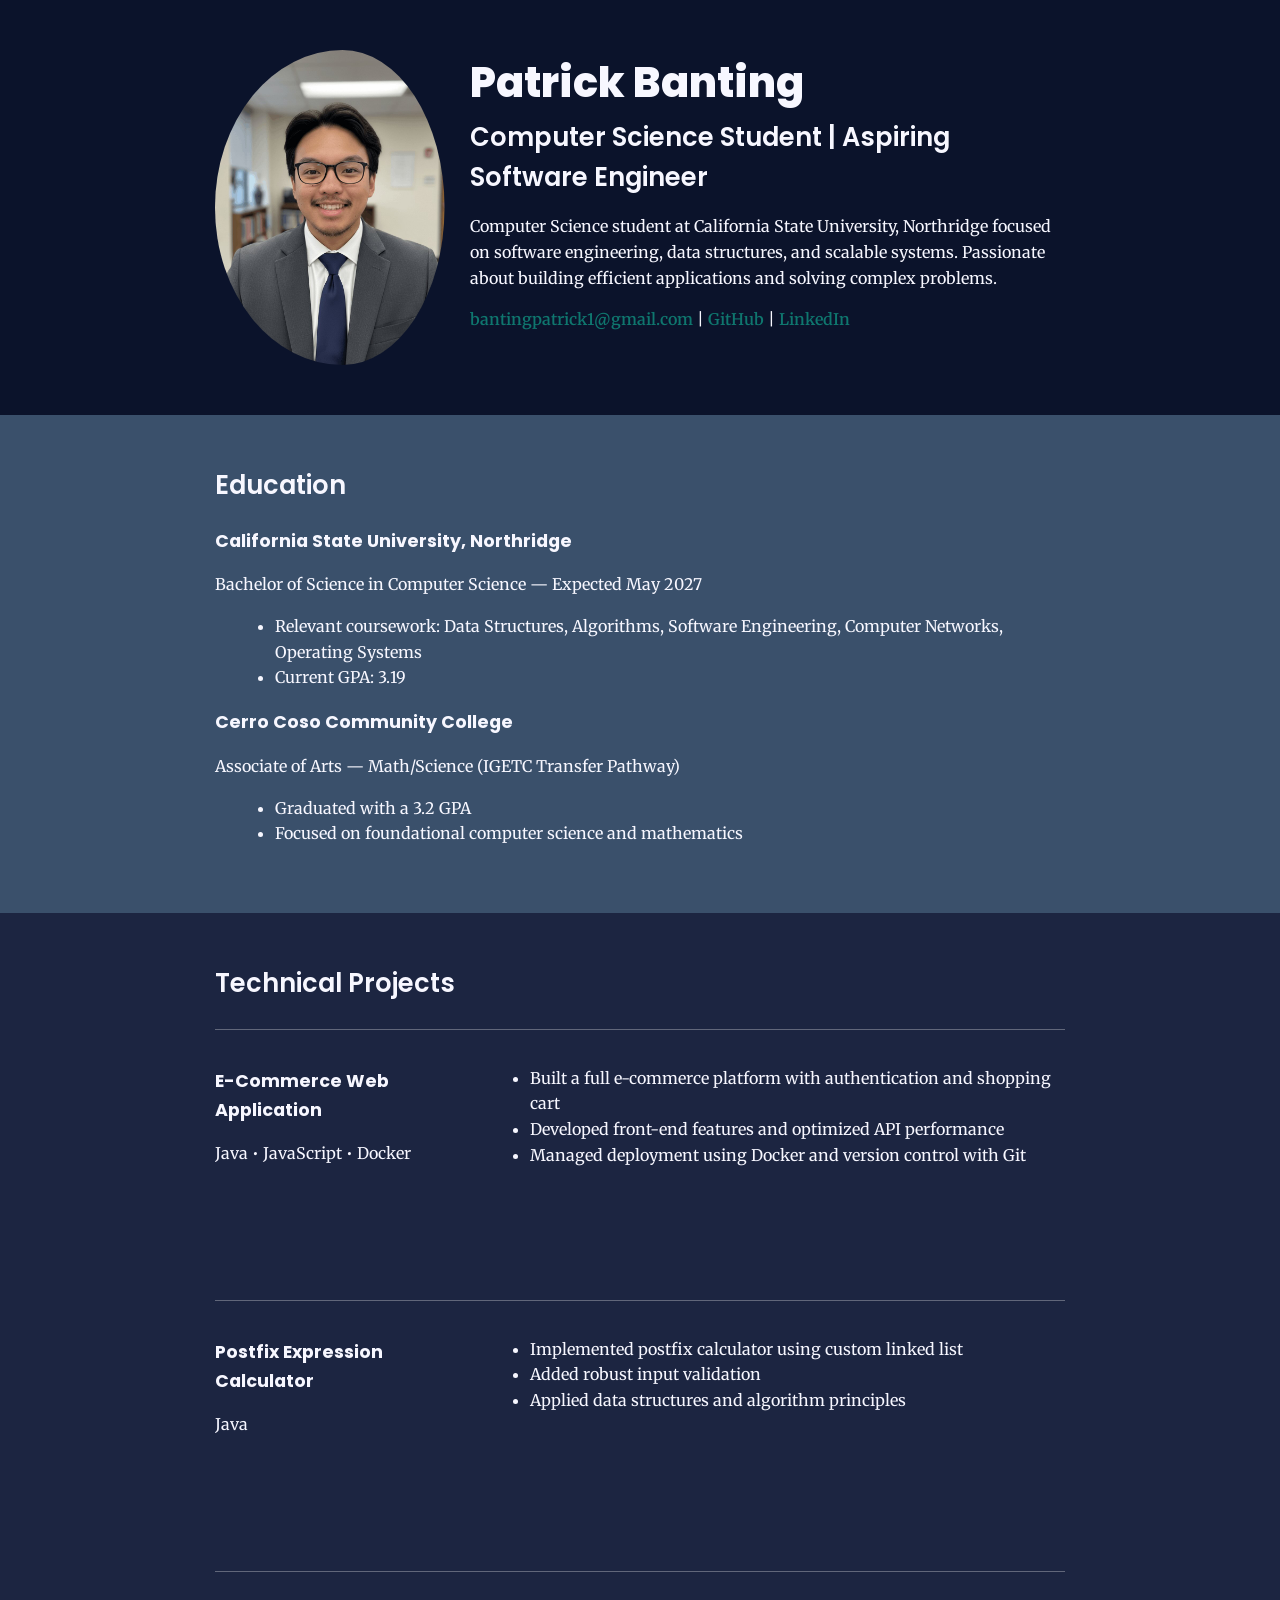
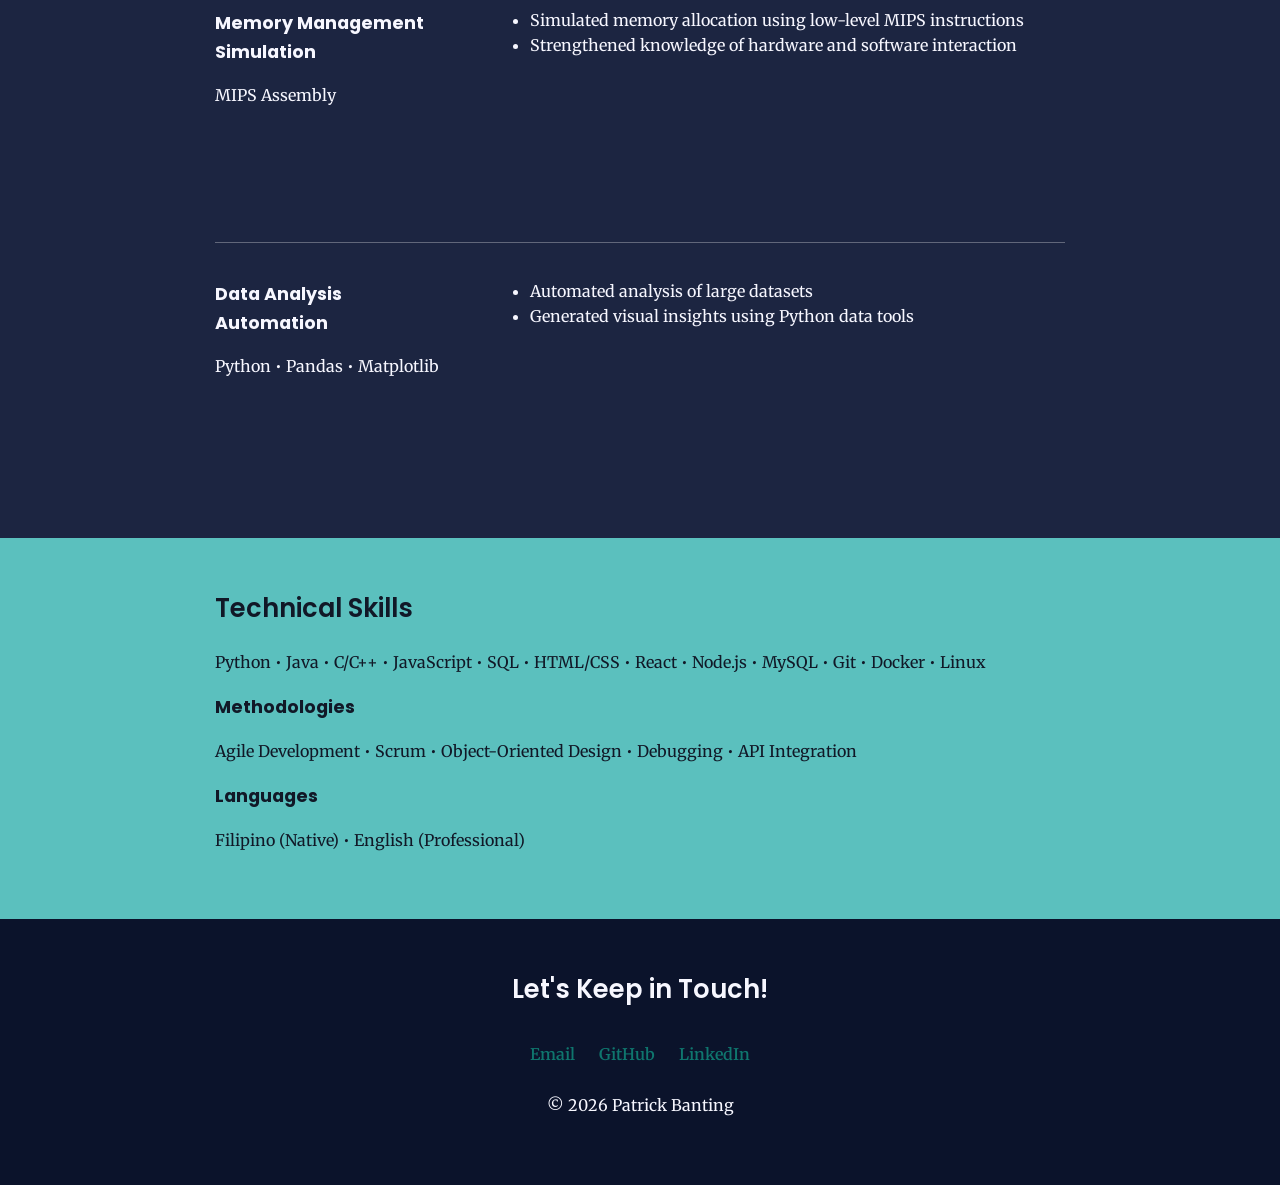
<file: index.html>
<!DOCTYPE html>
<html lang="en">
<head>
<meta charset="UTF-8">
<meta name="viewport" content="width=device-width, initial-scale=1.0">
<title>Patrick Banting | Resume</title>

<link rel="preconnect" href="https://fonts.googleapis.com">
<link rel="preconnect" href="https://fonts.gstatic.com" crossorigin>

<link href="https://fonts.googleapis.com/css2?family=Poppins:wght@400;600;800&family=Merriweather:wght@300;400;700&display=swap" rel="stylesheet">

<link rel="stylesheet" href="css/styles.css">
</head>

<body>

<header>

<div class="content-wrap">

<img class="profile-img column-narrow" src="./images/patrick.jpg" alt="Patrick Banting">

<div class="column-wide">

<h1>Patrick Banting</h1>

<h2>Computer Science Student | Aspiring Software Engineer</h2>

<p>
Computer Science student at California State University, Northridge focused on
software engineering, data structures, and scalable systems.
Passionate about building efficient applications and solving complex problems.
</p>

<p>
<a href="mailto:bantingpatrick1@gmail.com">bantingpatrick1@gmail.com</a> |
<a href="https://github.com/patrickbaboop">GitHub</a> |
<a href="https://www.linkedin.com/in/patrick-j-banting-b40a631b5/">LinkedIn</a>
</p>

</div>

</div>

</header>


<main>


<section class="education">

<div class="content-wrap">

<h2>Education</h2>

<h3>California State University, Northridge</h3>
<p>Bachelor of Science in Computer Science — Expected May 2027</p>

<ul>
<li>Relevant coursework: Data Structures, Algorithms, Software Engineering, Computer Networks, Operating Systems</li>
<li>Current GPA: 3.19</li>
</ul>

<h3>Cerro Coso Community College</h3>
<p>Associate of Arts — Math/Science (IGETC Transfer Pathway)</p>

<ul>
<li>Graduated with a 3.2 GPA</li>
<li>Focused on foundational computer science and mathematics</li>
</ul>

</div>

</section>



<section class="work">

<div class="content-wrap">

<h2>Technical Projects</h2>


<div class="job-item">

<div class="column-narrow">
<h3>E-Commerce Web Application</h3>
<p>Java • JavaScript • Docker</p>
</div>

<div class="column-wide">

<ul>
<li>Built a full e-commerce platform with authentication and shopping cart</li>
<li>Developed front-end features and optimized API performance</li>
<li>Managed deployment using Docker and version control with Git</li>
</ul>

</div>

</div>



<div class="job-item">

<div class="column-narrow">
<h3>Postfix Expression Calculator</h3>
<p>Java</p>
</div>

<div class="column-wide">

<ul>
<li>Implemented postfix calculator using custom linked list</li>
<li>Added robust input validation</li>
<li>Applied data structures and algorithm principles</li>
</ul>

</div>

</div>



<div class="job-item">

<div class="column-narrow">
<h3>Memory Management Simulation</h3>
<p>MIPS Assembly</p>
</div>

<div class="column-wide">

<ul>
<li>Simulated memory allocation using low-level MIPS instructions</li>
<li>Strengthened knowledge of hardware and software interaction</li>
</ul>

</div>

</div>



<div class="job-item">

<div class="column-narrow">
<h3>Data Analysis Automation</h3>
<p>Python • Pandas • Matplotlib</p>
</div>

<div class="column-wide">

<ul>
<li>Automated analysis of large datasets</li>
<li>Generated visual insights using Python data tools</li>
</ul>

</div>

</div>


</div>

</section>


<section class="skills">

<div class="content-wrap">

<h2>Technical Skills</h2>

<p>
Python • Java • C/C++ • JavaScript • SQL • HTML/CSS • React • Node.js • MySQL • Git • Docker • Linux
</p>

<h3>Methodologies</h3>

<p>
Agile Development • Scrum • Object-Oriented Design • Debugging • API Integration
</p>

<h3>Languages</h3>

<p>
Filipino (Native) • English (Professional)
</p>

</div>

</section>


</main>


<footer>

<div class="content-wrap">

<h2>Let's Keep in Touch!</h2>

<div class="contact-info">

<a href="mailto:bantingpatrick1@gmail.com">Email</a>
<a href="https://github.com/patrickbaboop">GitHub</a>
<a href="https://www.linkedin.com/in/patrick-j-banting-b40a631b5/">LinkedIn</a>

</div>

<p>© 2026 Patrick Banting</p>

</div>

</footer>


</body>
</html>
</file>
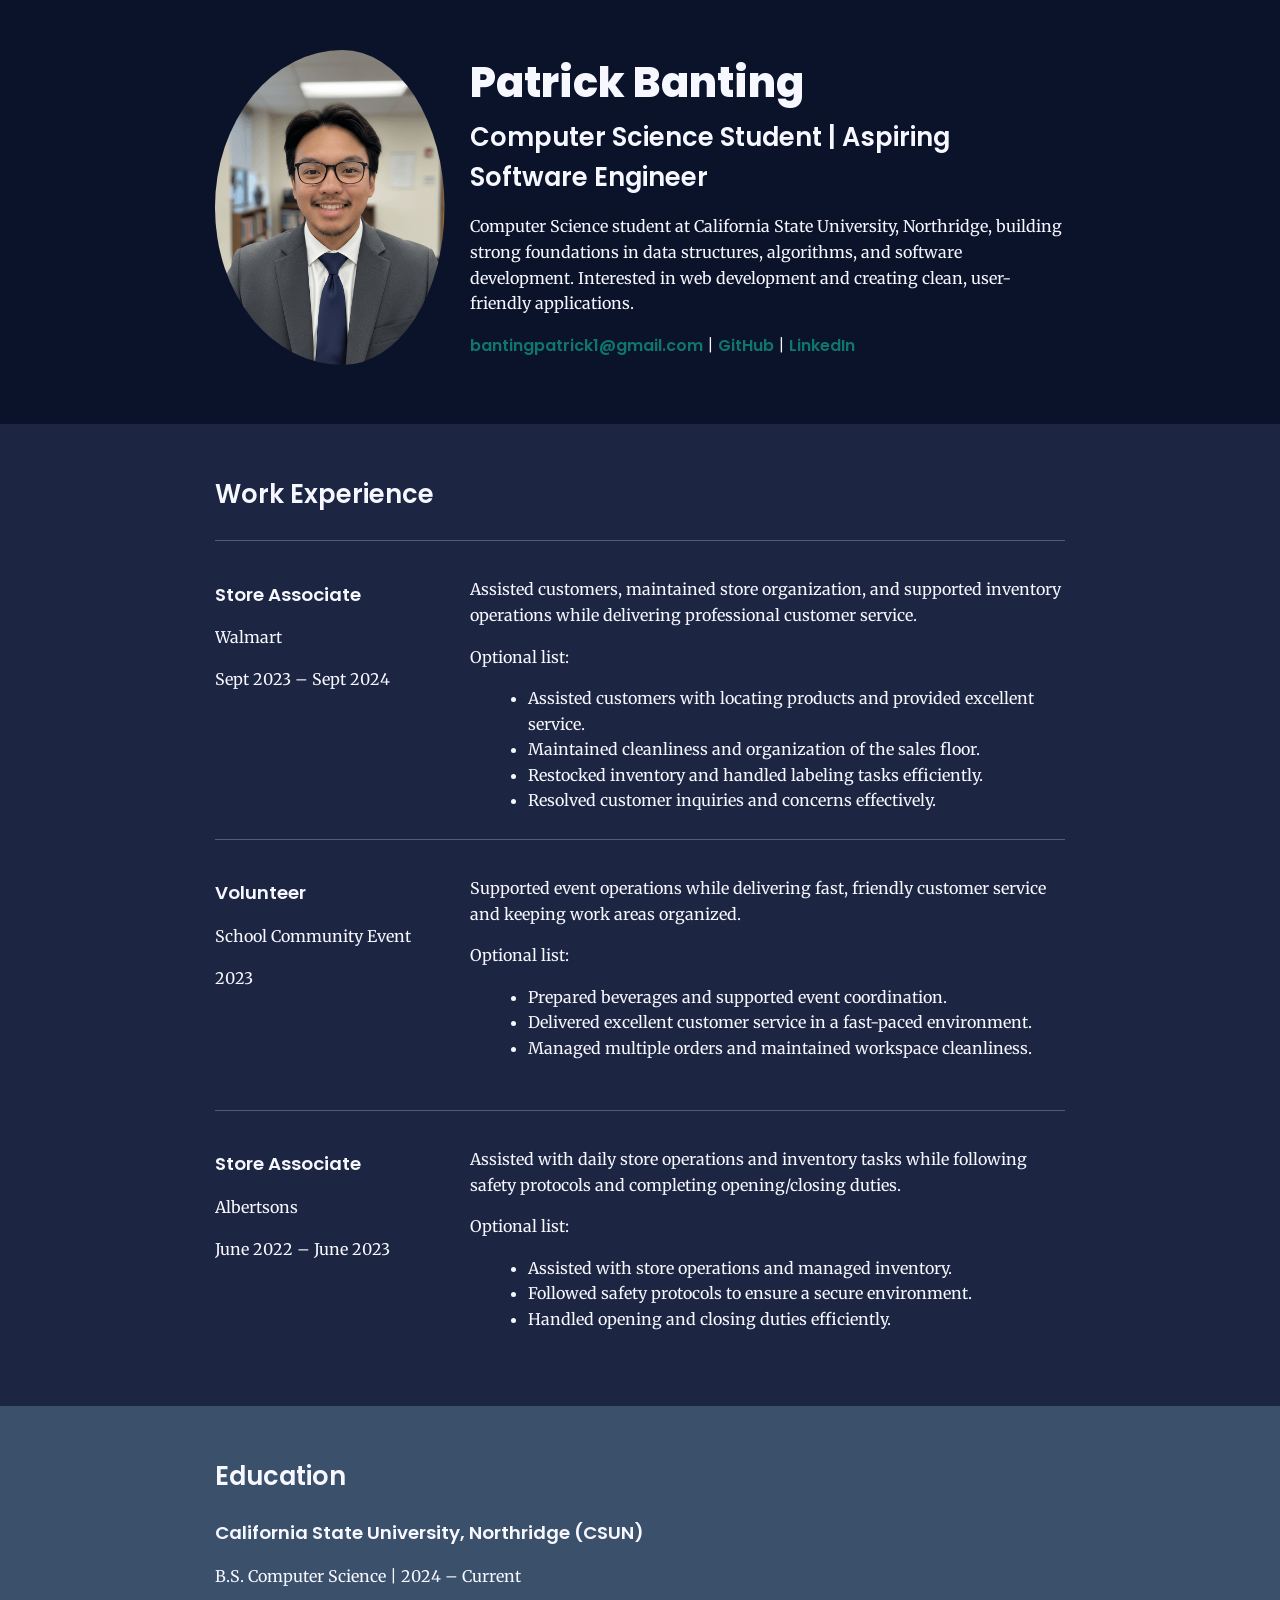
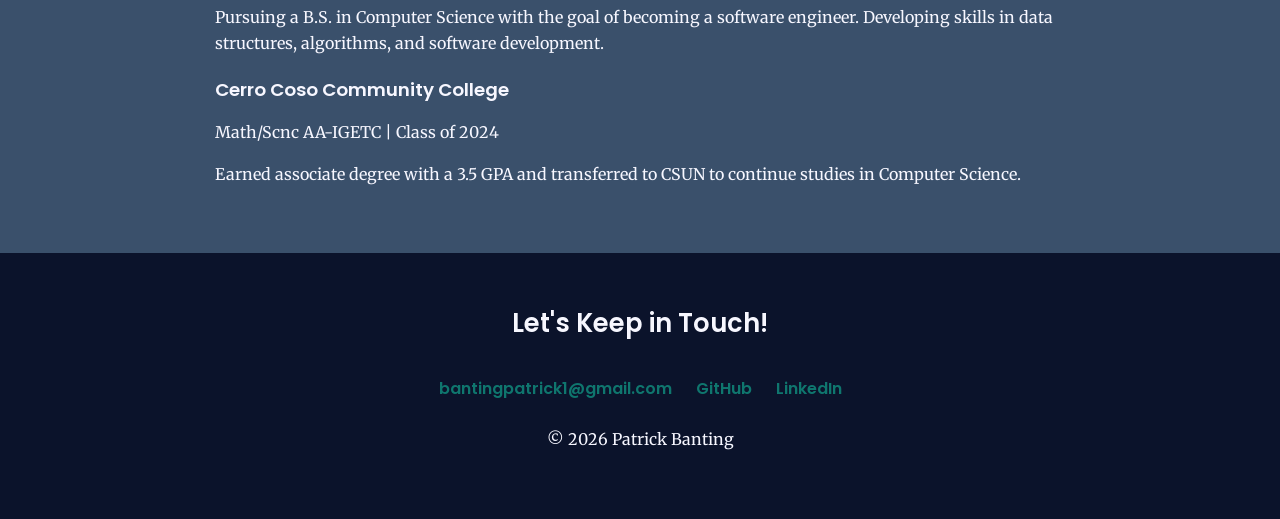
<file: comp484-hw7-main/index.html>
<!DOCTYPE html>
<html lang="en">
<head>
  <meta charset="UTF-8" />
  <meta name="viewport" content="width=device-width, initial-scale=1.0" />
  <title>Patrick Banting | Resume</title>

  <!-- Google Fonts -->
  <link rel="preconnect" href="https://fonts.googleapis.com" />
  <link rel="preconnect" href="https://fonts.gstatic.com" crossorigin />
  <link
    href="https://fonts.googleapis.com/css2?family=Poppins:wght@400;600;800&family=Merriweather:wght@300;400;700&display=swap"
    rel="stylesheet"
  />

  <!-- External stylesheet -->
  <link rel="stylesheet" href="css/styles.css" />
</head>

<body>
  <!-- // Intro -->
  <header>
    <!-- content wrapper (HW7 #1) -->
    <div class="content-wrap">
      <!-- columns (HW7 #6) -->
      <img class="profile-img column-narrow" src="./images/patrick.jpg" alt="Patrick Banting" />

      <div class="column-wide">
        <h1>Patrick Banting</h1>
        <h2>Computer Science Student | Aspiring Software Engineer</h2>
        <p>
          Computer Science student at California State University, Northridge, building strong
          foundations in data structures, algorithms, and software development. Interested in web
          development and creating clean, user-friendly applications.
        </p>

        <p class="links">
          <a href="mailto:bantingpatrick1@gmail.com">bantingpatrick1@gmail.com</a> |
          <a href="https://github.com/patrickbaboop" target="_blank" rel="noopener">GitHub</a> |
          <a href="https://www.linkedin.com/in/patrick-j-banting-b40a631b5/" target="_blank" rel="noopener">LinkedIn</a>
        </p>
      </div>
    </div>
  </header>

  <main>
    <!-- // Work Experience -->
    <section class="work">
      <div class="content-wrap">
        <h2>Work Experience</h2>

        <!-- Job 1 -->
        <div class="job-item">
          <div class="column-narrow">
            <h3>Store Associate</h3>
            <p>Walmart</p>
            <p>Sept 2023 – Sept 2024</p>
          </div>

          <div class="column-wide">
            <p>
              Assisted customers, maintained store organization, and supported inventory operations
              while delivering professional customer service.
            </p>

            <p>Optional list:</p>
            <ul>
              <li>Assisted customers with locating products and provided excellent service.</li>
              <li>Maintained cleanliness and organization of the sales floor.</li>
              <li>Restocked inventory and handled labeling tasks efficiently.</li>
              <li>Resolved customer inquiries and concerns effectively.</li>
            </ul>
          </div>
        </div>

        <!-- Job 2 -->
        <div class="job-item">
          <div class="column-narrow">
            <h3>Volunteer</h3>
            <p>School Community Event</p>
            <p>2023</p>
          </div>

          <div class="column-wide">
            <p>
              Supported event operations while delivering fast, friendly customer service and
              keeping work areas organized.
            </p>

            <p>Optional list:</p>
            <ul>
              <li>Prepared beverages and supported event coordination.</li>
              <li>Delivered excellent customer service in a fast-paced environment.</li>
              <li>Managed multiple orders and maintained workspace cleanliness.</li>
            </ul>
          </div>
        </div>

        <!-- Job 3 -->
        <div class="job-item">
          <div class="column-narrow">
            <h3>Store Associate</h3>
            <p>Albertsons</p>
            <p>June 2022 – June 2023</p>
          </div>

          <div class="column-wide">
            <p>
              Assisted with daily store operations and inventory tasks while following safety
              protocols and completing opening/closing duties.
            </p>

            <p>Optional list:</p>
            <ul>
              <li>Assisted with store operations and managed inventory.</li>
              <li>Followed safety protocols to ensure a secure environment.</li>
              <li>Handled opening and closing duties efficiently.</li>
            </ul>
          </div>
        </div>

      </div>
    </section>

    <!-- // Education -->
    <section class="education">
      <div class="content-wrap">
        <h2>Education</h2>

        <h3>California State University, Northridge (CSUN)</h3>
        <p>B.S. Computer Science | 2024 – Current</p>
        <p>
          Pursuing a B.S. in Computer Science with the goal of becoming a software engineer.
          Developing skills in data structures, algorithms, and software development.
        </p>

        <h3>Cerro Coso Community College</h3>
        <p>Math/Scnc AA-IGETC | Class of 2024</p>
        <p>
          Earned associate degree with a 3.5 GPA and transferred to CSUN to continue studies in
          Computer Science.
        </p>
      </div>
    </section>
  </main>

  <!-- // Footer & contact info -->
  <footer>
    <div class="content-wrap">
      <h2>Let's Keep in Touch!</h2>

      <!-- HW7 #3f: contact-info wrapper around links -->
      <div class="contact-info">
        <a href="mailto:bantingpatrick1@gmail.com">bantingpatrick1@gmail.com</a>
        <a href="https://github.com/patrickbaboop" target="_blank" rel="noopener">GitHub</a>
        <a href="https://www.linkedin.com/in/patrick-j-banting-b40a631b5/" target="_blank" rel="noopener">LinkedIn</a>
      </div>

      <p>© 2026 Patrick Banting</p>
    </div>
  </footer>
</body>
</html>
</file>
<file: css/styles.css>
/* =========================
   Box Model Fix (HW7 #5)
   ========================= */

   html {
    box-sizing: border-box;
  }
  
  *, *:before, *:after {
    box-sizing: inherit;
  }
  
  /* =========================
     Global Styles
     ========================= */
  
  body {
    margin: 0; /* HW7 step 3d */
    font-family: "Merriweather", serif;
    line-height: 1.6;
    color: #111827;
  }
  
  /* Content Wrapper */
  
  .content-wrap {
    max-width: 950px; /* HW7 step 2d */
    margin: 0 auto;
    padding: 50px; /* HW7 step 3a */
    overflow: hidden; /* HW7 step 4f */
  }
  
  /* Headings */
  
  h1, h2, h3 {
    font-family: "Poppins", sans-serif;
  }
  
  h2 {
    margin-top: 0; /* HW7 step 3c */
  }
  
  header h1,
  header h2 {
    margin: 0; /* HW7 step 4d */
  }
  
  h1 {
    font-size: 2.6rem;
    font-weight: 800;
  }
  
  h2 {
    font-size: 1.6rem;
    font-weight: 600;
  }
  
  h3 {
    font-size: 1.1rem;
  }
  
  /* Links */
  
  a {
    color: #0f766e;
    text-decoration: none;
    font-weight: 600;
  }
  
  a:hover {
    text-decoration: underline;
  }
  
  /* =========================
     Section Colors
     ========================= */
  
  header {
    background: #0B132B;
    color: #F7F7FF;
  }
  
  .work {
    background: #1C2541;
    color: #F7F7FF;
  }
  
  .education {
    background: #3A506B;
    color: #F7F7FF;
  }
  
  .skills {
    background: #5BC0BE;
    color: #111827;
  }
  
  footer {
    background: #0B132B;
    color: #F7F7FF;
    text-align: center; /* HW7 step 3e */
  }
  
  /* =========================
     Footer Contact Links
     ========================= */
  
  .contact-info a {
    padding: 10px; /* HW7 step 3g */
    display: inline-block;
  }
  
  /* =========================
     Profile Image
     ========================= */
  
  .profile-img {
    width: 300px; /* HW7 step 4b */
    border-radius: 50%; /* HW7 step 4c */
  }
  
  /* =========================
     Column Layout
     ========================= */
  
  .column-narrow {
    width: 30%;
    float: left;
    padding-right: 3%;
    min-height: 175px;
  }
  
  .column-wide {
    width: 70%;
    float: left;
    min-height: 225px;
  }
  
  /* Project blocks */
  
  .job-item {
    margin-top: 25px;
    padding-top: 20px;
    border-top: 1px solid rgba(255,255,255,0.3);
    overflow: hidden;
  }
  
  /* Lists */
  
  ul {
    margin-left: 20px;
  }
  
  /* =========================
     Responsive Design
     ========================= */
  
  @media (max-width: 820px) {
  
    .column-narrow,
    .column-wide {
      width: 100%;
      float: none;
      padding-right: 0;
      min-height: 0;
    }
  
    .profile-img {
      width: 200px;
      display: block;
      margin: 0 auto 20px auto;
    }
  
  }
</file>
<file: comp484-hw7-main/css/styles.css>
/* =========================
   Box Model Fix (HW7 #5)
   ========================= */
   html {
    box-sizing: border-box;
  }
  *, *:before, *:after {
    box-sizing: inherit;
  }
  
  /* =========================
     Global styles
     ========================= */
  body {
    margin: 0; /* HW7 #3d */
    font-family: "Merriweather", serif;
    line-height: 1.6;
    color: #111827;
  }
  
  /* Content wrapper (HW7 #1b, #2d, #3a, #4f) */
  .content-wrap {
    max-width: 950px;   /* HW7 #2d */
    margin: 0 auto;     /* HW7 #1b */
    padding: 50px;      /* HW7 #3a */
    overflow: hidden;   /* HW7 #4f (contains floats) */
  }
  
  /* Headings */
  h1, h2, h3 {
    font-family: "Poppins", sans-serif;
  }
  
  h2 {
    margin-top: 0; /* HW7 #3c */
  }
  
  header h1,
  header h2 {
    margin: 0; /* HW7 #4d */
  }
  
  h1 {
    font-size: 2.6rem;
    font-weight: 800;
  }
  
  h2 {
    font-size: 1.6rem;
    font-weight: 600;
  }
  
  h3 {
    font-size: 1.15rem;
    font-weight: 600;
    margin-bottom: 6px;
  }
  
  /* Links */
  a {
    color: #0f766e;
    text-decoration: none;
    font-family: "Poppins", sans-serif;
    font-weight: 600;
  }
  a:hover {
    text-decoration: underline;
  }
  
  /* =========================
     Section colors (keep from HW6 style)
     ========================= */
  header {
    background: #0B132B;
    color: #F7F7FF;
  }
  
  .work {
    background: #1C2541;
    color: #F7F7FF;
  }
  
  .education {
    background: #3A506B;
    color: #F7F7FF;
  }
  
  footer {
    background: #0B132B;
    color: #F7F7FF;
    text-align: center; /* HW7 #3e */
  }
  
  /* Footer link spacing (HW7 #3g) */
  .contact-info a {
    padding: 10px;            /* HW7 #3g */
    display: inline-block;    /* HW7 #3g */
  }
  
  /* =========================
     Header image styles (HW7 #4 + #6)
     ========================= */
  .profile-img {
    width: 300px;       /* HW7 #4b */
    border-radius: 50%; /* HW7 #4c */
    /* HW7 #6f: removed float/margin because column styles handle layout */
  }
  
  /* =========================
     Columns (HW7 #6d, #6e)
     ========================= */
  .column-narrow {
    width: 30%;
    float: left;
    padding-right: 3%;
    min-height: 175px;
  }
  
  .column-wide {
    width: 70%;
    float: left;
    min-height: 225px;
  }
  
  /* Work job blocks spacing */
  .job-item {
    margin-top: 25px;
    padding-top: 20px;
    border-top: 1px solid rgba(255, 255, 255, 0.25);
    overflow: hidden; /* helps contain floats inside each job item */
  }
  
  .work ul {
    margin: 8px 0 0 18px;
  }
  
  /* Small spacing helper */
  .links {
    margin-top: 12px;
  }
  
  /* Mobile: stack columns */
  @media (max-width: 820px) {
    .column-narrow,
    .column-wide {
      width: 100%;
      float: none;
      min-height: 0;
      padding-right: 0;
    }
  
    .profile-img {
      width: 220px;
      display: block;
      margin: 0 auto 18px auto;
    }
  
    footer {
      text-align: center;
    }
  }
</file>
